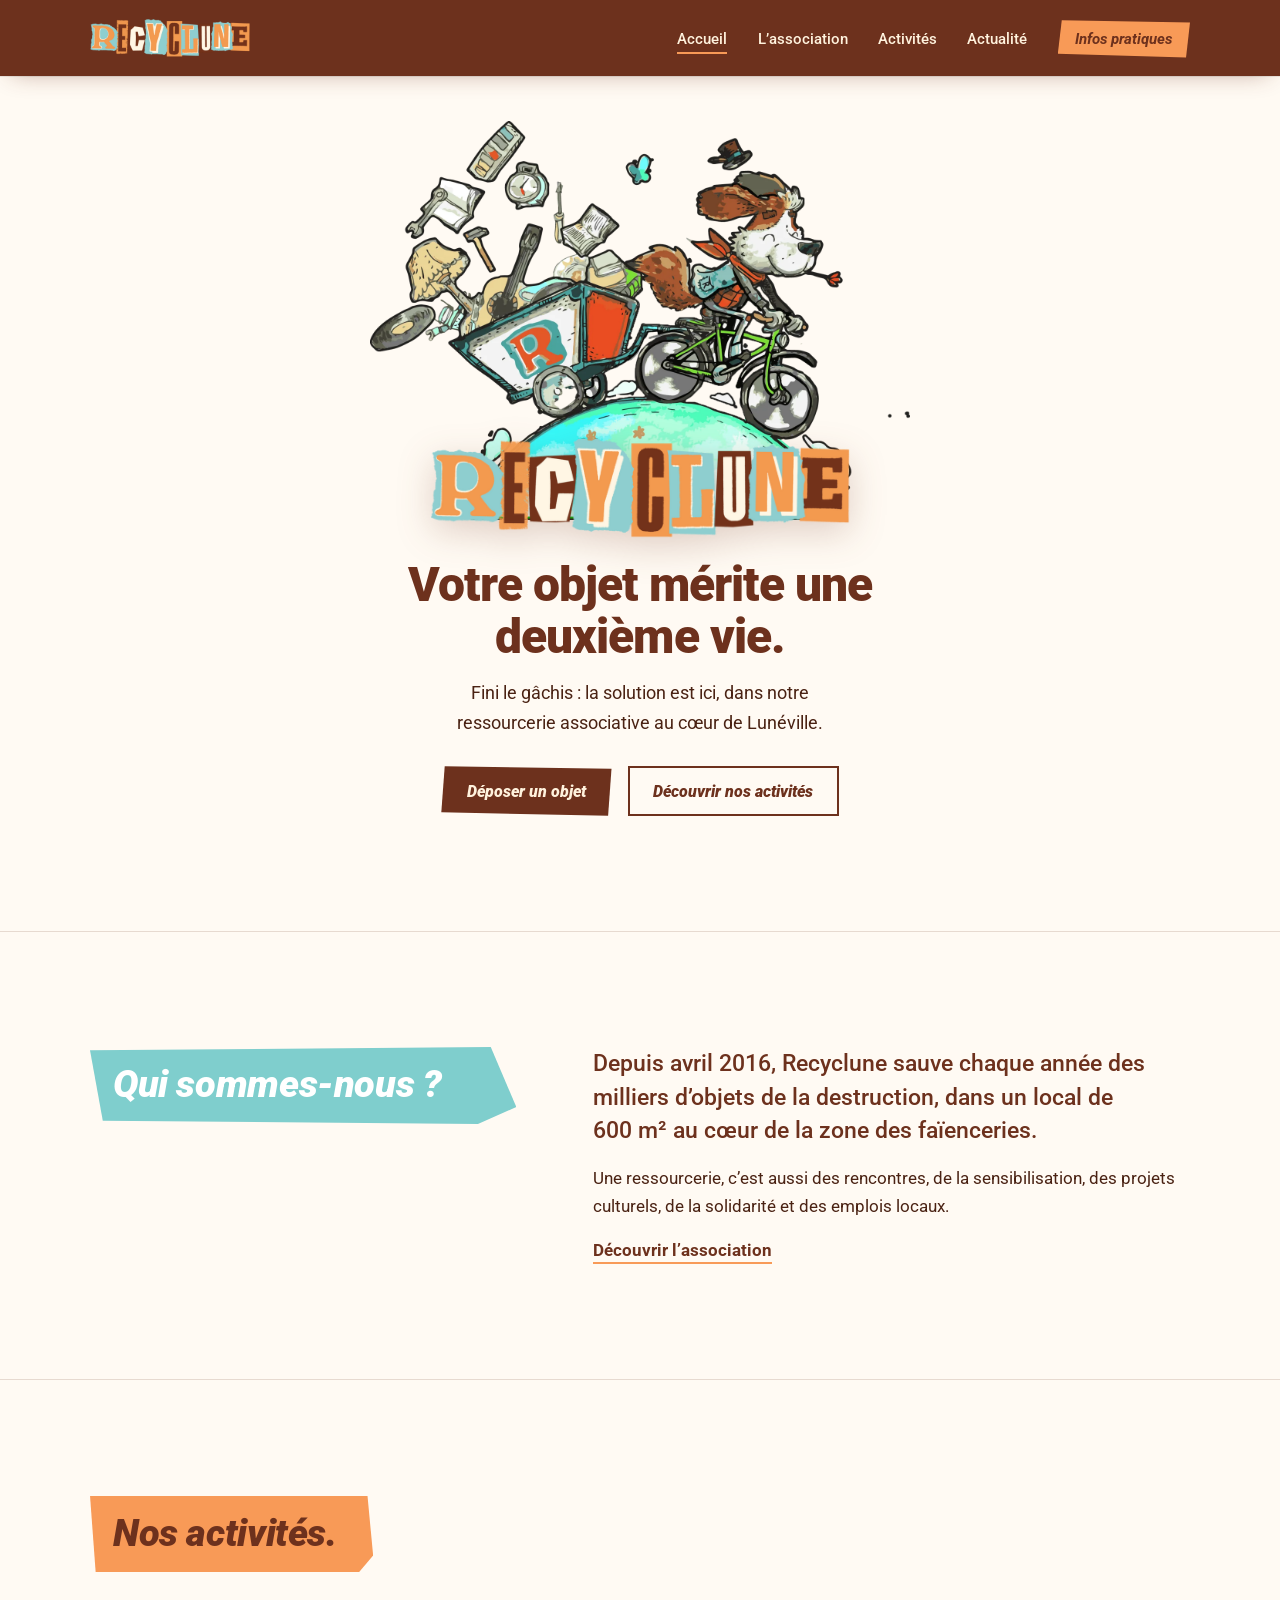
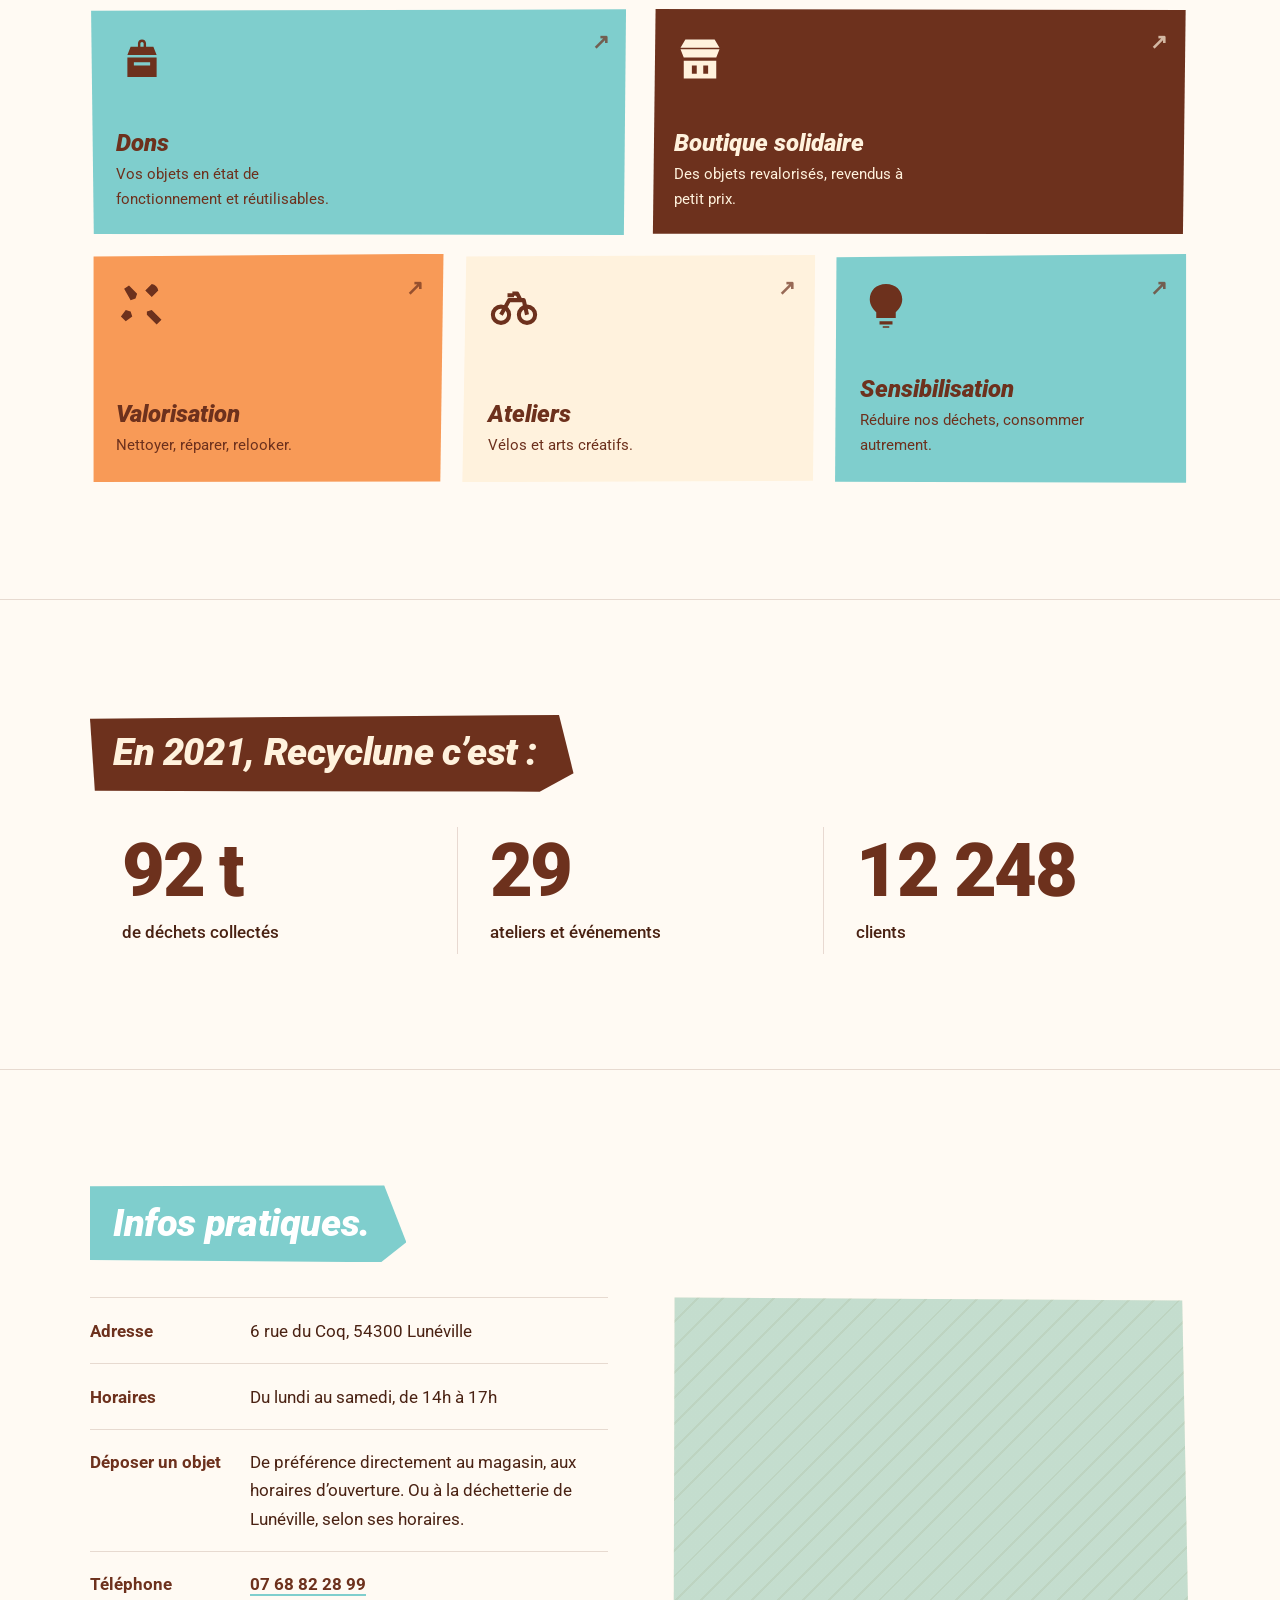
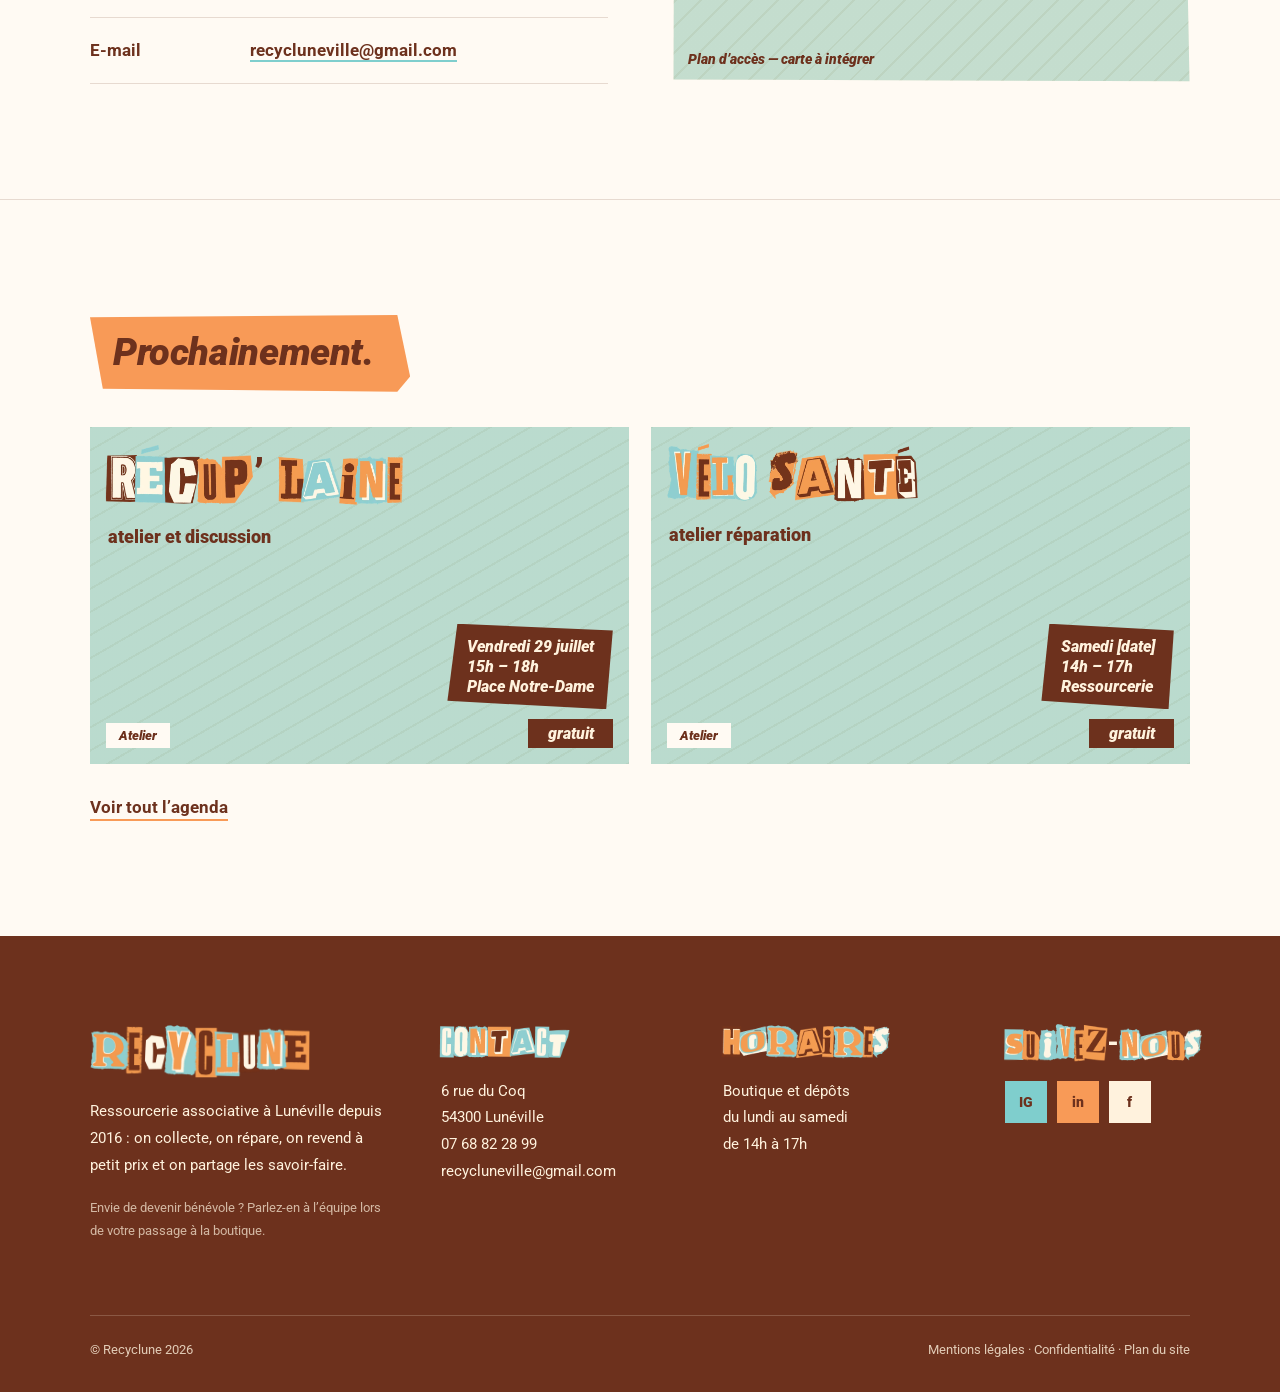
<file: index.html>
<!DOCTYPE html>
<html lang="fr">
<head>
<meta charset="UTF-8">
<meta name="viewport" content="width=device-width, initial-scale=1">
<title>Accueil — Recyclune, ressourcerie de Lunéville</title>
<meta name="description" content="Recyclune, ressourcerie associative à Lunéville : dons d’objets, boutique solidaire, ateliers et sensibilisation.">
<meta name="theme-color" content="#6d311d">
<link rel="icon" type="image/png" href="images/favicon.png">
<link rel="apple-touch-icon" href="images/apple-touch-icon.png">
<link rel="preconnect" href="https://fonts.googleapis.com">
<link rel="preconnect" href="https://fonts.gstatic.com" crossorigin>
<link rel="stylesheet" href="https://fonts.googleapis.com/css2?family=Roboto:ital,wght@0,400;0,500;0,700;0,900;1,900&display=swap">
<link rel="stylesheet" href="css/style.css">
<script src="js/alphabet.js" defer></script>
<script src="js/main.js" defer></script>
</head>
<body>
<header class="top"><div class="wrap">
<a class="logo" href="index.html"><img src="images/logo-recyclune.png" alt="Recyclune, retour à l’accueil"></a>
<nav id="nav" aria-label="Navigation principale"><ul><li><a href="index.html" aria-current="page">Accueil</a></li><li><a href="association.html">L’association</a></li><li><a href="activites.html">Activités</a></li><li><a href="actualite.html">Actualité</a></li><li><a class="cta" href="index.html#infos">Infos pratiques</a></li></ul></nav>
<button class="burger" aria-expanded="false" aria-controls="nav" aria-label="Ouvrir le menu"><span></span><span></span><span></span></button>
</div></header><main>
<section class="hero"><div class="wrap">
 <div class="stage">
  <img class="illu" src="images/illustration.webp" alt="" width="1400" height="1036">
  <img class="logo-big" src="images/logo-recyclune.png" alt="Recyclune">
 </div>
 <h1>Votre objet mérite une deuxième vie.</h1>
 <p>Fini le gâchis&nbsp;: la solution est ici, dans notre ressourcerie associative au cœur de Lunéville.</p>
 <div class="actions"><a class="btn" href="#infos">Déposer un objet</a><a class="btn ghost" href="activites.html">Découvrir nos activités</a></div>
</div></section>

<section class="sec"><div class="wrap split">
 <h2 class="t">Qui sommes-nous&nbsp;?</h2>
 <div class="prose"><p class="lead">Depuis avril 2016, Recyclune sauve chaque année des milliers d’objets de la destruction, dans un local de 600&nbsp;m² au cœur de la zone des faïenceries.</p>
 <p>Une ressourcerie, c’est aussi des rencontres, de la sensibilisation, des projets culturels, de la solidarité et des emplois locaux.</p>
 <p class="more"><a class="link" href="association.html">Découvrir l’association</a></p></div>
</div></section>

<section class="sec"><div class="wrap">
 <h2 class="t or">Nos activités.</h2>
 <div class="bento"><a class="tile c-turq w3" href="activites.html#dons"><svg viewBox="0 0 64 64" fill="currentColor" aria-hidden="true"><path d="M32 8c-3 0-5 2-5 5v4h-9l-4 10h36l-4-10h-9v-4c0-3-2-5-5-5zm-2 5c0-1 1-2 2-2s2 1 2 2v4h-4zM14 30v24h36V30zm8 6h20v4H22z"/></svg><span class="go" aria-hidden="true">↗</span><div><h3>Dons</h3><p>Vos objets en état de fonctionnement et réutilisables.</p></div></a><a class="tile c-br w3" href="activites.html#boutique"><svg viewBox="0 0 64 64" fill="currentColor" aria-hidden="true"><path d="M8 20h48l-4 10H12zm4 14h40v22H12zm10 6v10h6V40zm14 0v10h6V40zM14 8h36l6 10H8z"/></svg><span class="go" aria-hidden="true">↗</span><div><h3>Boutique solidaire</h3><p>Des objets revalorisés, revendus à petit prix.</p></div></a><a class="tile c-or " href="activites.html#valorisation"><svg viewBox="0 0 64 64" fill="currentColor" aria-hidden="true"><path d="M44 6l-8 8 4 4-22 22-6-2-6 8 6 6 8-6-2-6 22-22 4 4 8-8a10 10 0 0 0-8-8zM10 12l6-4 10 10-2 6-6 2zM38 40l6-2 12 12-6 6-12-12z"/></svg><span class="go" aria-hidden="true">↗</span><div><h3>Valorisation</h3><p>Nettoyer, réparer, relooker.</p></div></a><a class="tile c-cr " href="activites.html#ateliers"><svg viewBox="0 0 64 64" fill="currentColor" aria-hidden="true"><g fill="none" stroke="currentColor" stroke-width="5" stroke-linejoin="round"><circle cx="16" cy="44" r="10"/><circle cx="48" cy="44" r="10"/><path d="M16 44l10-18h18l4 18M24 20h8M40 26l-4-8h-6"/></g></svg><span class="go" aria-hidden="true">↗</span><div><h3>Ateliers</h3><p>Vélos et arts créatifs.</p></div></a><a class="tile c-turq " href="activites.html#sensibilisation"><svg viewBox="0 0 64 64" fill="currentColor" aria-hidden="true"><path d="M32 6C20 6 12 14 12 25c0 7 4 12 8 16v7h24v-7c4-4 8-9 8-16C52 14 44 6 32 6zm-8 46h16v4H24zm4 6h8v2h-8z"/></svg><span class="go" aria-hidden="true">↗</span><div><h3>Sensibilisation</h3><p>Réduire nos déchets, consommer autrement.</p></div></a></div>
</div></section>

<section class="sec"><div class="wrap">
 <h2 class="t br">En 2021, Recyclune c’est&nbsp;:</h2>
 <div class="stats"><div><strong>92&nbsp;t</strong><span>de déchets collectés</span></div><div><strong>29</strong><span>ateliers et événements</span></div><div><strong>12&nbsp;248</strong><span>clients</span></div></div>
</div></section>

<section class="sec" id="infos"><div class="wrap">
 <h2 class="t">Infos pratiques.</h2>
 <div class="infos">
  <dl class="dl">
   <div><dt>Adresse</dt><dd>6 rue du Coq, 54300 Lunéville</dd></div>
   <div><dt>Horaires</dt><dd>Du lundi au samedi, de 14h à 17h</dd></div>
   <div><dt>Déposer un objet</dt><dd>De préférence directement au magasin, aux horaires d’ouverture. Ou à la déchetterie de Lunéville, selon ses horaires.</dd></div>
   <div><dt>Téléphone</dt><dd><a href="tel:+33768822899">07 68 82 28 99</a></dd></div>
   <div><dt>E-mail</dt><dd><a href="mailto:recycluneville@gmail.com">recycluneville@gmail.com</a></dd></div>
  </dl>
  <div class="ph map">Plan d’accès — carte à intégrer</div>
 </div>
</div></section>

<section class="sec"><div class="wrap">
 <h2 class="t or">Prochainement.</h2>
 <div class="events">
  <article class="event"><div class="ev-head"><h3 class="ev-title cut" data-cut="Récup’ laine"></h3><p class="ev-sub">atelier et discussion</p></div><p class="ev-info">Vendredi 29 juillet<br>15h – 18h<br>Place Notre-Dame</p><p class="ev-price">gratuit</p><p class="ev-kind">Atelier</p></article>
  <article class="event"><div class="ev-head"><h3 class="ev-title cut" data-cut="Vélo santé"></h3><p class="ev-sub">atelier réparation</p></div><p class="ev-info">Samedi [date]<br>14h – 17h<br>Ressourcerie</p><p class="ev-price">gratuit</p><p class="ev-kind">Atelier</p></article>
 </div>
 <p class="more"><a class="link" href="actualite.html">Voir tout l’agenda</a></p>
</div></section>
</main><footer><div class="wrap">
<div class="fgrid">
 <div><img class="flogo" src="images/logo-recyclune.png" alt="Recyclune"><p>Ressourcerie associative à Lunéville depuis 2016&nbsp;: on collecte, on répare, on revend à petit prix et on partage les savoir-faire.</p><p class="fbene">Envie de devenir bénévole&nbsp;? Parlez-en à l’équipe lors de votre passage à la boutique.</p></div>
 <div><h2 class="cut" data-cut="Contact"></h2><address>6 rue du Coq<br>54300 Lunéville<br><a href="tel:+33768822899">07 68 82 28 99</a><br><a href="mailto:recycluneville@gmail.com">recycluneville@gmail.com</a></address></div>
 <div><h2 class="cut" data-cut="Horaires"></h2><p>Boutique et dépôts<br>du lundi au samedi<br>de 14h à 17h</p></div>
 <div><h2 class="cut" data-cut="Suivez-nous"></h2><div class="socials"><a href="#" aria-label="Instagram">IG</a><a href="#" aria-label="LinkedIn">in</a><a href="#" aria-label="Facebook">f</a></div></div>
</div>
<div class="fbottom"><span>© Recyclune 2026</span><span><a href="#">Mentions légales</a> · <a href="#">Confidentialité</a> · <a href="#">Plan du site</a></span></div>
</div></footer>
</body>
</html>
</file>
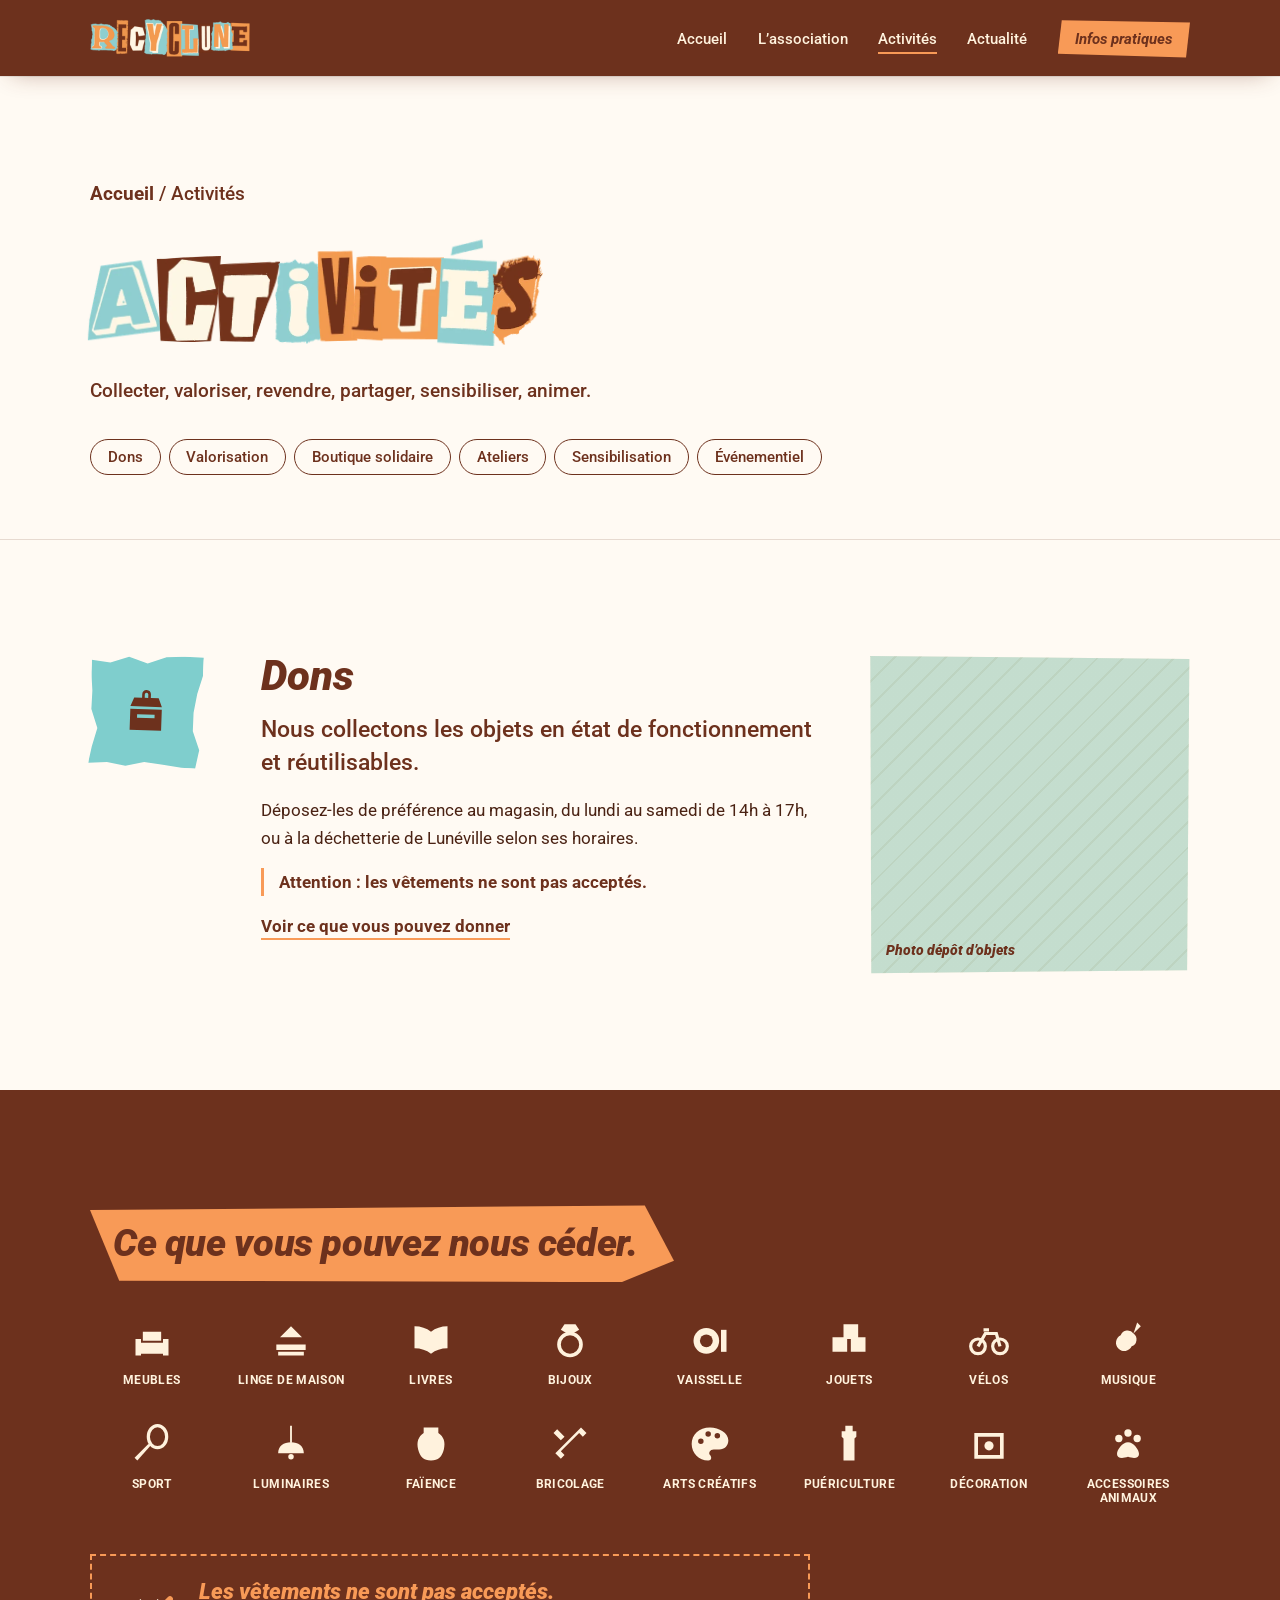
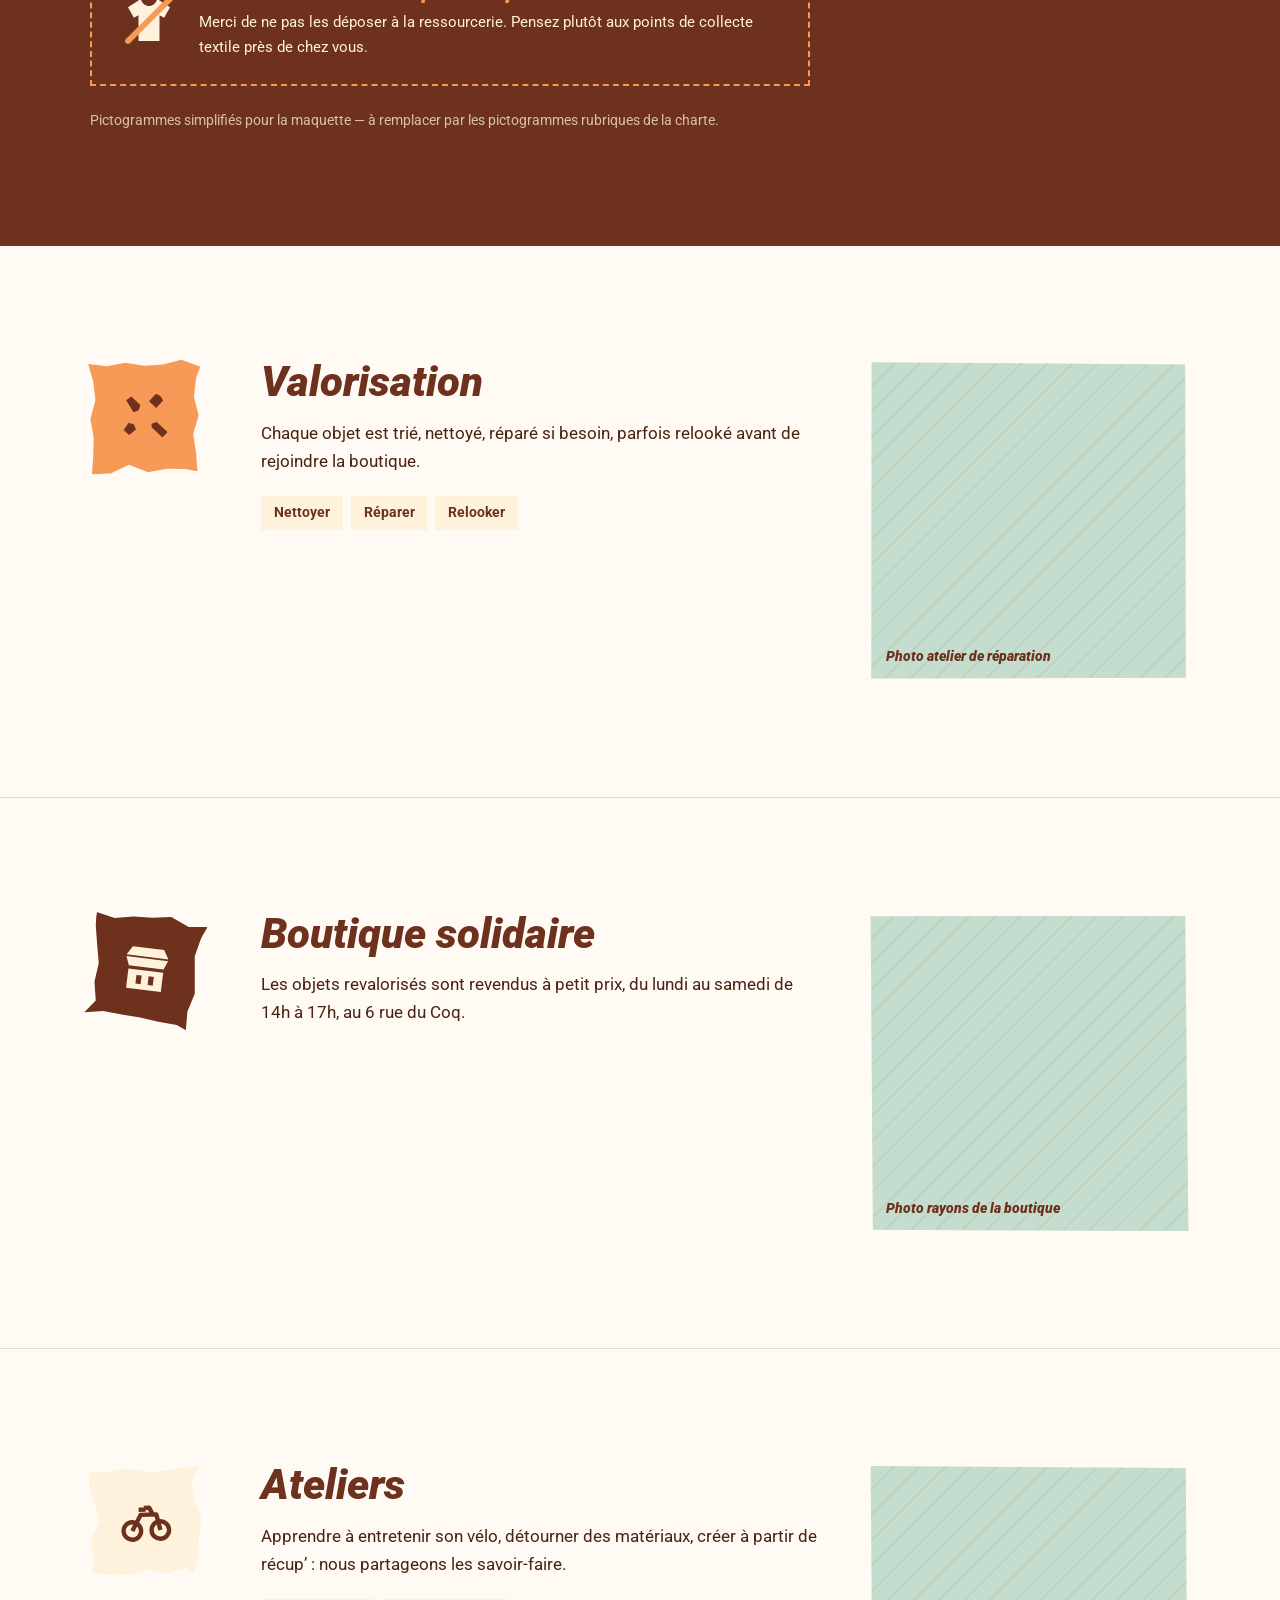
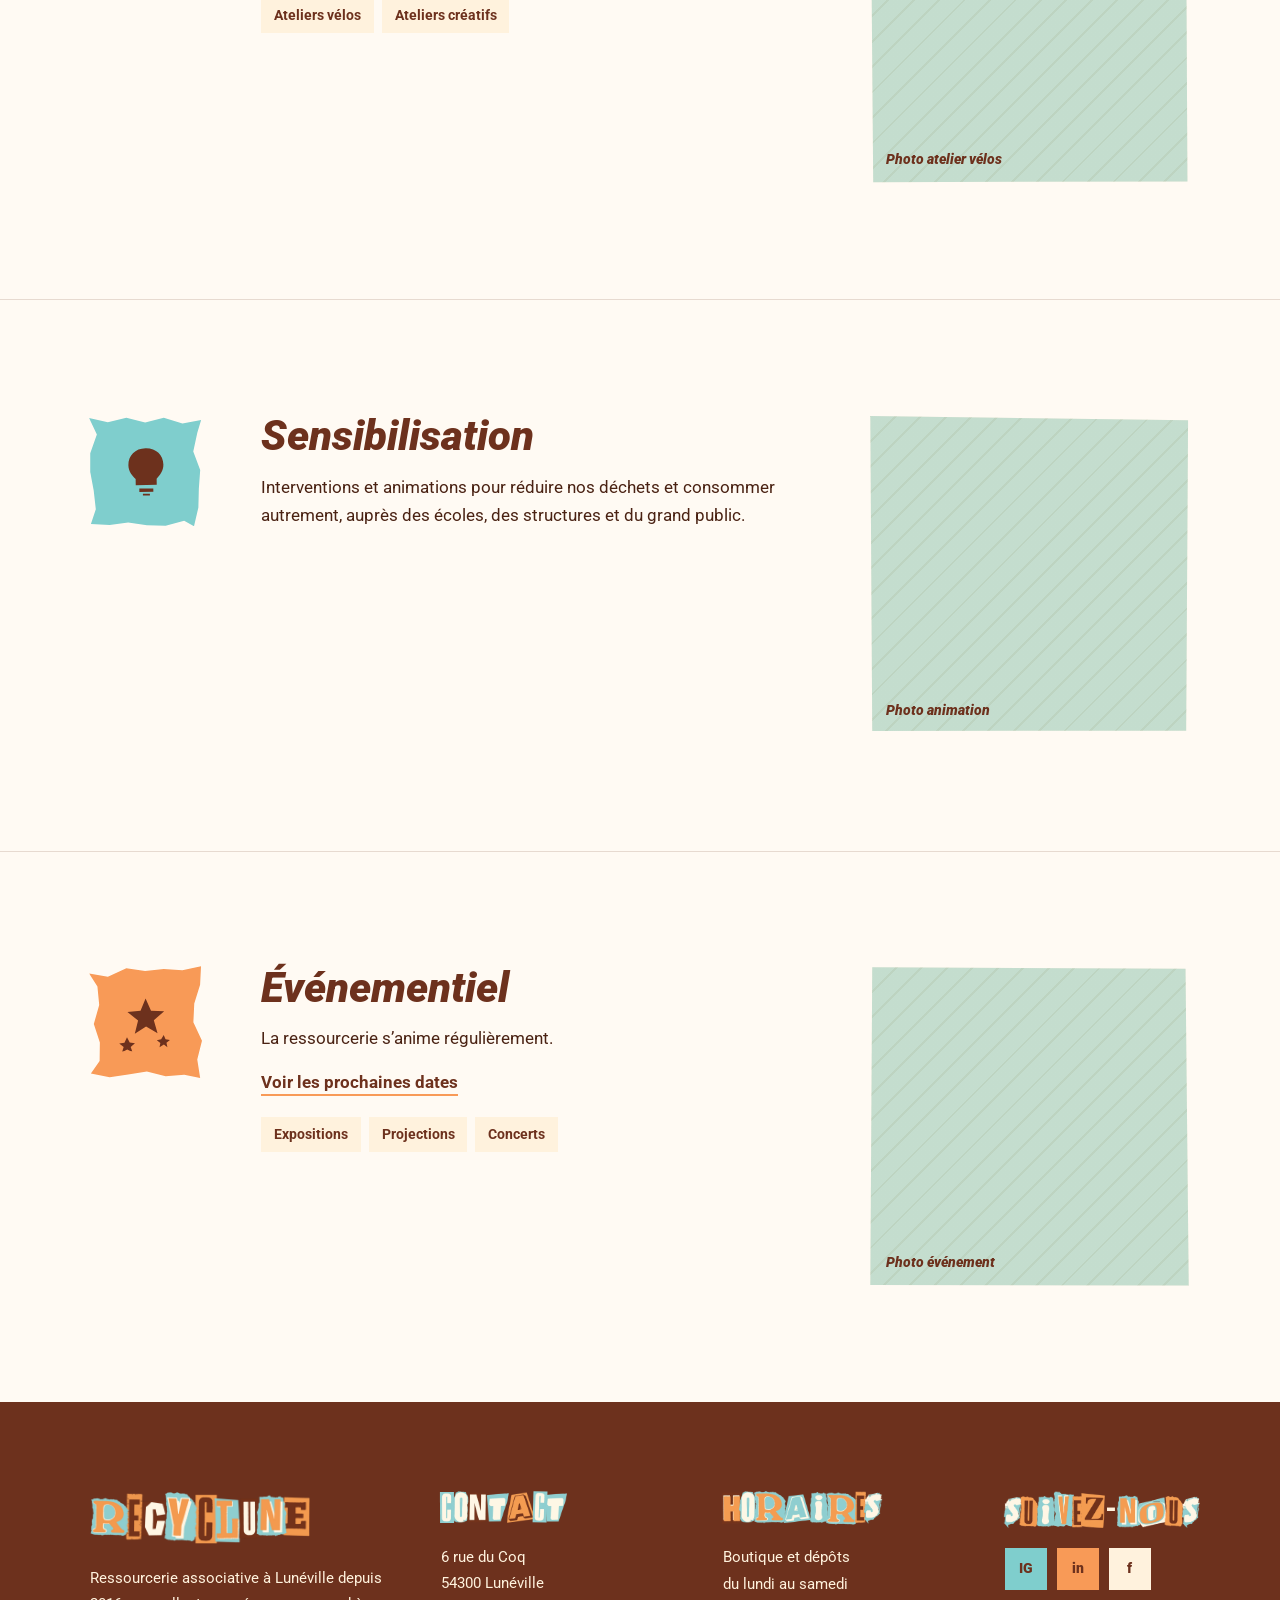
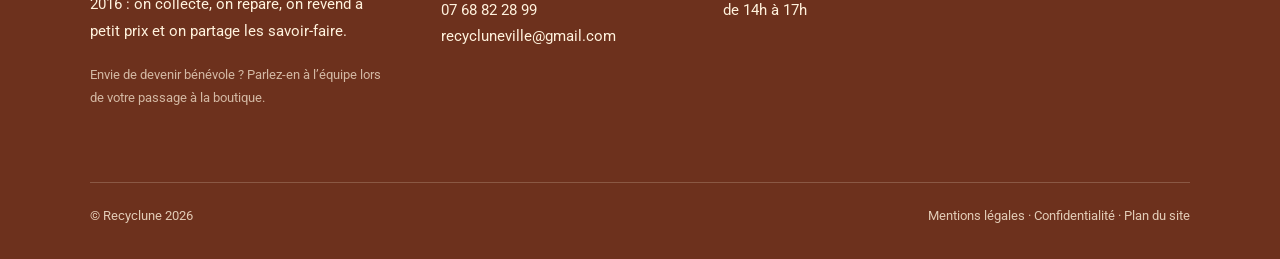
<file: activites.html>
<!DOCTYPE html>
<html lang="fr">
<head>
<meta charset="UTF-8">
<meta name="viewport" content="width=device-width, initial-scale=1">
<title>Activités — Recyclune, ressourcerie de Lunéville</title>
<meta name="description" content="Dons, valorisation, boutique solidaire, ateliers, sensibilisation et événements à la ressourcerie Recyclune.">
<meta name="theme-color" content="#6d311d">
<link rel="icon" type="image/png" href="images/favicon.png">
<link rel="apple-touch-icon" href="images/apple-touch-icon.png">
<link rel="preconnect" href="https://fonts.googleapis.com">
<link rel="preconnect" href="https://fonts.gstatic.com" crossorigin>
<link rel="stylesheet" href="https://fonts.googleapis.com/css2?family=Roboto:ital,wght@0,400;0,500;0,700;0,900;1,900&display=swap">
<link rel="stylesheet" href="css/style.css">
<script src="js/alphabet.js" defer></script>
<script src="js/main.js" defer></script>
</head>
<body>
<header class="top"><div class="wrap">
<a class="logo" href="index.html"><img src="images/logo-recyclune.png" alt="Recyclune, retour à l’accueil"></a>
<nav id="nav" aria-label="Navigation principale"><ul><li><a href="index.html">Accueil</a></li><li><a href="association.html">L’association</a></li><li><a href="activites.html" aria-current="page">Activités</a></li><li><a href="actualite.html">Actualité</a></li><li><a class="cta" href="index.html#infos">Infos pratiques</a></li></ul></nav>
<button class="burger" aria-expanded="false" aria-controls="nav" aria-label="Ouvrir le menu"><span></span><span></span><span></span></button>
</div></header><main><div class="phero"><div class="wrap"><p class="crumb"><a href="index.html">Accueil</a> / Activités</p>
<h1 class="cut" data-cut="Activités"></h1><p>Collecter, valoriser, revendre, partager, sensibiliser, animer.</p><div class="chips"><a href="activites.html#dons">Dons</a><a href="activites.html#valorisation">Valorisation</a><a href="activites.html#boutique">Boutique solidaire</a><a href="activites.html#ateliers">Ateliers</a><a href="activites.html#sensibilisation">Sensibilisation</a><a href="activites.html#evenementiel">Événementiel</a></div></div></div><section class="sec" id="dons"><div class="wrap act"><div class="blob c-turq" data-torn><svg viewBox="0 0 64 64" fill="currentColor" aria-hidden="true"><path d="M32 8c-3 0-5 2-5 5v4h-9l-4 10h36l-4-10h-9v-4c0-3-2-5-5-5zm-2 5c0-1 1-2 2-2s2 1 2 2v4h-4zM14 30v24h36V30zm8 6h20v4H22z"/></svg></div><div class="prose"><h2>Dons</h2><p class='lead'>Nous collectons les objets en état de fonctionnement et réutilisables.</p><p>Déposez-les de préférence au magasin, du lundi au samedi de 14h à 17h, ou à la déchetterie de Lunéville selon ses horaires.</p><p class='refus-inline'>Attention&nbsp;: les vêtements ne sont pas acceptés.</p><p class='more'><a class='link' href='activites.html#dons-liste'>Voir ce que vous pouvez donner</a></p></div><div class="ph sq">Photo dépôt d’objets</div></div></section><section class="band" id="dons-liste"><div class="wrap"><h2 class="t or">Ce que vous pouvez nous céder.</h2><div class="rayons" id="rayons"></div>
 <div class="refus"><svg viewBox="0 0 48 48" aria-hidden="true"><path d="M17 6l-11 7 5 9 4-2v22h18V20l4 2 5-9-11-7c-1 4-4 6-7 6s-6-2-7-6z" fill="currentColor"/><path d="M6 42L42 6" stroke="#f89a57" stroke-width="5" stroke-linecap="round"/></svg><div><h3>Les vêtements ne sont pas acceptés.</h3><p>Merci de ne pas les déposer à la ressourcerie. Pensez plutôt aux points de collecte textile près de chez vous.</p></div></div>
 <p class="note">Pictogrammes simplifiés pour la maquette — à remplacer par les pictogrammes rubriques de la charte.</p></div></section><section class="sec flush" id="valorisation"><div class="wrap act"><div class="blob c-or" data-torn><svg viewBox="0 0 64 64" fill="currentColor" aria-hidden="true"><path d="M44 6l-8 8 4 4-22 22-6-2-6 8 6 6 8-6-2-6 22-22 4 4 8-8a10 10 0 0 0-8-8zM10 12l6-4 10 10-2 6-6 2zM38 40l6-2 12 12-6 6-12-12z"/></svg></div><div class="prose"><h2>Valorisation</h2><p>Chaque objet est trié, nettoyé, réparé si besoin, parfois relooké avant de rejoindre la boutique.</p><div class="tags"><span>Nettoyer</span><span>Réparer</span><span>Relooker</span></div></div><div class="ph sq">Photo atelier de réparation</div></div></section><section class="sec" id="boutique"><div class="wrap act"><div class="blob c-br" data-torn><svg viewBox="0 0 64 64" fill="currentColor" aria-hidden="true"><path d="M8 20h48l-4 10H12zm4 14h40v22H12zm10 6v10h6V40zm14 0v10h6V40zM14 8h36l6 10H8z"/></svg></div><div class="prose"><h2>Boutique solidaire</h2><p>Les objets revalorisés sont revendus à petit prix, du lundi au samedi de 14h à 17h, au 6 rue du Coq.</p></div><div class="ph sq">Photo rayons de la boutique</div></div></section><section class="sec" id="ateliers"><div class="wrap act"><div class="blob c-cr" data-torn><svg viewBox="0 0 64 64" fill="currentColor" aria-hidden="true"><g fill="none" stroke="currentColor" stroke-width="5" stroke-linejoin="round"><circle cx="16" cy="44" r="10"/><circle cx="48" cy="44" r="10"/><path d="M16 44l10-18h18l4 18M24 20h8M40 26l-4-8h-6"/></g></svg></div><div class="prose"><h2>Ateliers</h2><p>Apprendre à entretenir son vélo, détourner des matériaux, créer à partir de récup’&nbsp;: nous partageons les savoir-faire.</p><div class="tags"><span>Ateliers vélos</span><span>Ateliers créatifs</span></div></div><div class="ph sq">Photo atelier vélos</div></div></section><section class="sec" id="sensibilisation"><div class="wrap act"><div class="blob c-turq" data-torn><svg viewBox="0 0 64 64" fill="currentColor" aria-hidden="true"><path d="M32 6C20 6 12 14 12 25c0 7 4 12 8 16v7h24v-7c4-4 8-9 8-16C52 14 44 6 32 6zm-8 46h16v4H24zm4 6h8v2h-8z"/></svg></div><div class="prose"><h2>Sensibilisation</h2><p>Interventions et animations pour réduire nos déchets et consommer autrement, auprès des écoles, des structures et du grand public.</p></div><div class="ph sq">Photo animation</div></div></section><section class="sec" id="evenementiel"><div class="wrap act"><div class="blob c-or" data-torn><svg viewBox="0 0 64 64" fill="currentColor" aria-hidden="true"><path d="M32 4l6 14 15 1-12 10 4 15-13-8-13 8 4-15L11 19l15-1zM10 48l3 6 6 1-5 4 2 6-6-3-6 3 2-6-5-4 6-1zM52 46l2 5 5 1-4 3 1 5-4-3-5 3 1-5-4-3 5-1z"/></svg></div><div class="prose"><h2>Événementiel</h2><p>La ressourcerie s’anime régulièrement.</p><p class='more'><a class='link' href='actualite.html'>Voir les prochaines dates</a></p><div class="tags"><span>Expositions</span><span>Projections</span><span>Concerts</span></div></div><div class="ph sq">Photo événement</div></div></section></main><footer><div class="wrap">
<div class="fgrid">
 <div><img class="flogo" src="images/logo-recyclune.png" alt="Recyclune"><p>Ressourcerie associative à Lunéville depuis 2016&nbsp;: on collecte, on répare, on revend à petit prix et on partage les savoir-faire.</p><p class="fbene">Envie de devenir bénévole&nbsp;? Parlez-en à l’équipe lors de votre passage à la boutique.</p></div>
 <div><h2 class="cut" data-cut="Contact"></h2><address>6 rue du Coq<br>54300 Lunéville<br><a href="tel:+33768822899">07 68 82 28 99</a><br><a href="mailto:recycluneville@gmail.com">recycluneville@gmail.com</a></address></div>
 <div><h2 class="cut" data-cut="Horaires"></h2><p>Boutique et dépôts<br>du lundi au samedi<br>de 14h à 17h</p></div>
 <div><h2 class="cut" data-cut="Suivez-nous"></h2><div class="socials"><a href="#" aria-label="Instagram">IG</a><a href="#" aria-label="LinkedIn">in</a><a href="#" aria-label="Facebook">f</a></div></div>
</div>
<div class="fbottom"><span>© Recyclune 2026</span><span><a href="#">Mentions légales</a> · <a href="#">Confidentialité</a> · <a href="#">Plan du site</a></span></div>
</div></footer>
</body>
</html>
</file>
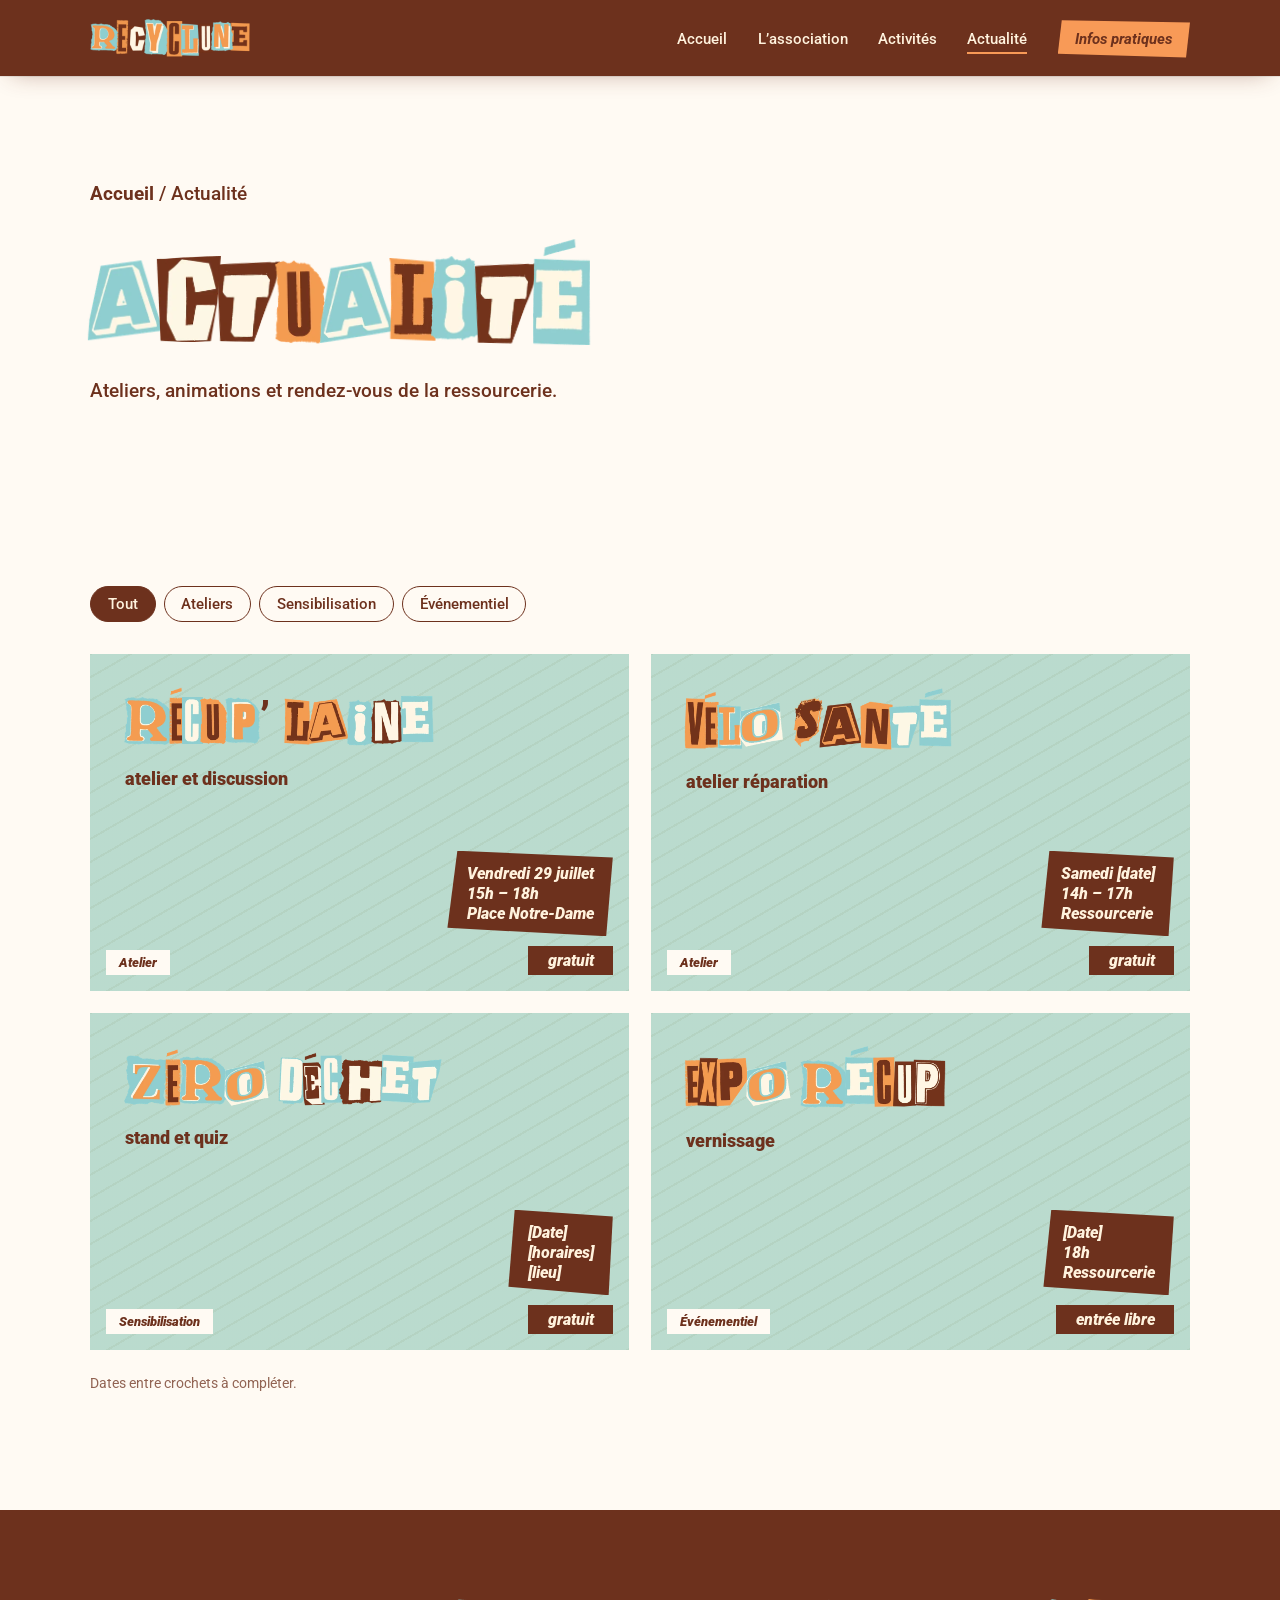
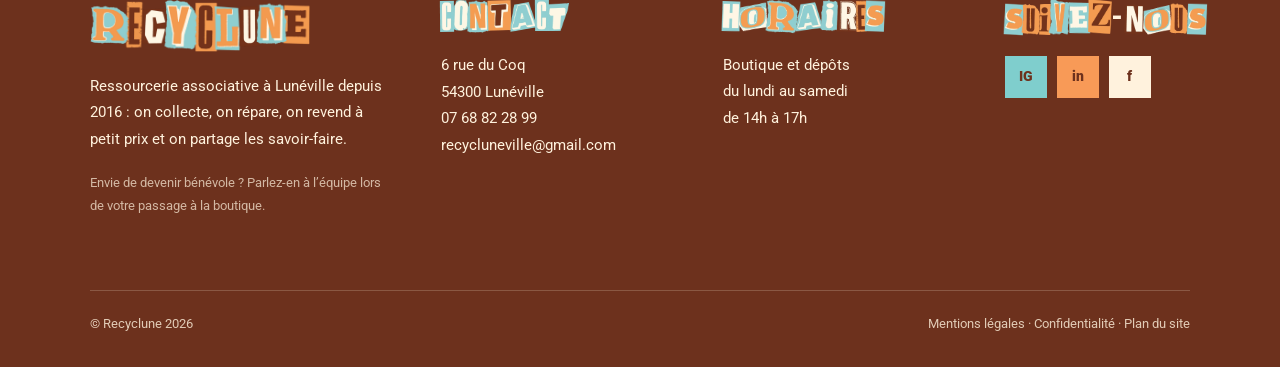
<file: actualite.html>
<!DOCTYPE html>
<html lang="fr">
<head>
<meta charset="UTF-8">
<meta name="viewport" content="width=device-width, initial-scale=1">
<title>Actualité — Recyclune, ressourcerie de Lunéville</title>
<meta name="description" content="L’agenda de Recyclune : ateliers, animations et rendez-vous de la ressourcerie.">
<meta name="theme-color" content="#6d311d">
<link rel="icon" type="image/png" href="images/favicon.png">
<link rel="apple-touch-icon" href="images/apple-touch-icon.png">
<link rel="preconnect" href="https://fonts.googleapis.com">
<link rel="preconnect" href="https://fonts.gstatic.com" crossorigin>
<link rel="stylesheet" href="https://fonts.googleapis.com/css2?family=Roboto:ital,wght@0,400;0,500;0,700;0,900;1,900&display=swap">
<link rel="stylesheet" href="css/style.css">
<script src="js/alphabet.js" defer></script>
<script src="js/main.js" defer></script>
</head>
<body>
<header class="top"><div class="wrap">
<a class="logo" href="index.html"><img src="images/logo-recyclune.png" alt="Recyclune, retour à l’accueil"></a>
<nav id="nav" aria-label="Navigation principale"><ul><li><a href="index.html">Accueil</a></li><li><a href="association.html">L’association</a></li><li><a href="activites.html">Activités</a></li><li><a href="actualite.html" aria-current="page">Actualité</a></li><li><a class="cta" href="index.html#infos">Infos pratiques</a></li></ul></nav>
<button class="burger" aria-expanded="false" aria-controls="nav" aria-label="Ouvrir le menu"><span></span><span></span><span></span></button>
</div></header><main><div class="phero"><div class="wrap"><p class="crumb"><a href="index.html">Accueil</a> / Actualité</p>
<h1 class="cut" data-cut="Actualité"></h1><p>Ateliers, animations et rendez-vous de la ressourcerie.</p></div></div>
<section class="sec flush"><div class="wrap">
 <div class="filters" role="group" aria-label="Filtrer l’agenda"><button data-f="tout" aria-pressed="true">Tout</button><button data-f="atelier" aria-pressed="false">Ateliers</button><button data-f="sensi" aria-pressed="false">Sensibilisation</button><button data-f="event" aria-pressed="false">Événementiel</button></div>
 <div class="events"><article class="event" data-k="atelier"><div class="ev-head"><div class="ev-head"><h3 class="ev-title cut" data-cut="Récup’ laine"></h3><p class="ev-sub">atelier et discussion</p></div></div><p class="ev-info">Vendredi 29 juillet<br>15h – 18h<br>Place Notre-Dame</p><p class="ev-price">gratuit</p><p class="ev-kind">Atelier</p></article><article class="event" data-k="atelier"><div class="ev-head"><div class="ev-head"><h3 class="ev-title cut" data-cut="Vélo santé"></h3><p class="ev-sub">atelier réparation</p></div></div><p class="ev-info">Samedi [date]<br>14h – 17h<br>Ressourcerie</p><p class="ev-price">gratuit</p><p class="ev-kind">Atelier</p></article><article class="event" data-k="sensi"><div class="ev-head"><div class="ev-head"><h3 class="ev-title cut" data-cut="Zéro déchet"></h3><p class="ev-sub">stand et quiz</p></div></div><p class="ev-info">[Date]<br>[horaires]<br>[lieu]</p><p class="ev-price">gratuit</p><p class="ev-kind">Sensibilisation</p></article><article class="event" data-k="event"><div class="ev-head"><div class="ev-head"><h3 class="ev-title cut" data-cut="Expo récup"></h3><p class="ev-sub">vernissage</p></div></div><p class="ev-info">[Date]<br>18h<br>Ressourcerie</p><p class="ev-price">entrée libre</p><p class="ev-kind">Événementiel</p></article></div><p class="note">Dates entre crochets à compléter.</p></div></section></main><footer><div class="wrap">
<div class="fgrid">
 <div><img class="flogo" src="images/logo-recyclune.png" alt="Recyclune"><p>Ressourcerie associative à Lunéville depuis 2016&nbsp;: on collecte, on répare, on revend à petit prix et on partage les savoir-faire.</p><p class="fbene">Envie de devenir bénévole&nbsp;? Parlez-en à l’équipe lors de votre passage à la boutique.</p></div>
 <div><h2 class="cut" data-cut="Contact"></h2><address>6 rue du Coq<br>54300 Lunéville<br><a href="tel:+33768822899">07 68 82 28 99</a><br><a href="mailto:recycluneville@gmail.com">recycluneville@gmail.com</a></address></div>
 <div><h2 class="cut" data-cut="Horaires"></h2><p>Boutique et dépôts<br>du lundi au samedi<br>de 14h à 17h</p></div>
 <div><h2 class="cut" data-cut="Suivez-nous"></h2><div class="socials"><a href="#" aria-label="Instagram">IG</a><a href="#" aria-label="LinkedIn">in</a><a href="#" aria-label="Facebook">f</a></div></div>
</div>
<div class="fbottom"><span>© Recyclune 2026</span><span><a href="#">Mentions légales</a> · <a href="#">Confidentialité</a> · <a href="#">Plan du site</a></span></div>
</div></footer>
</body>
</html>
</file>
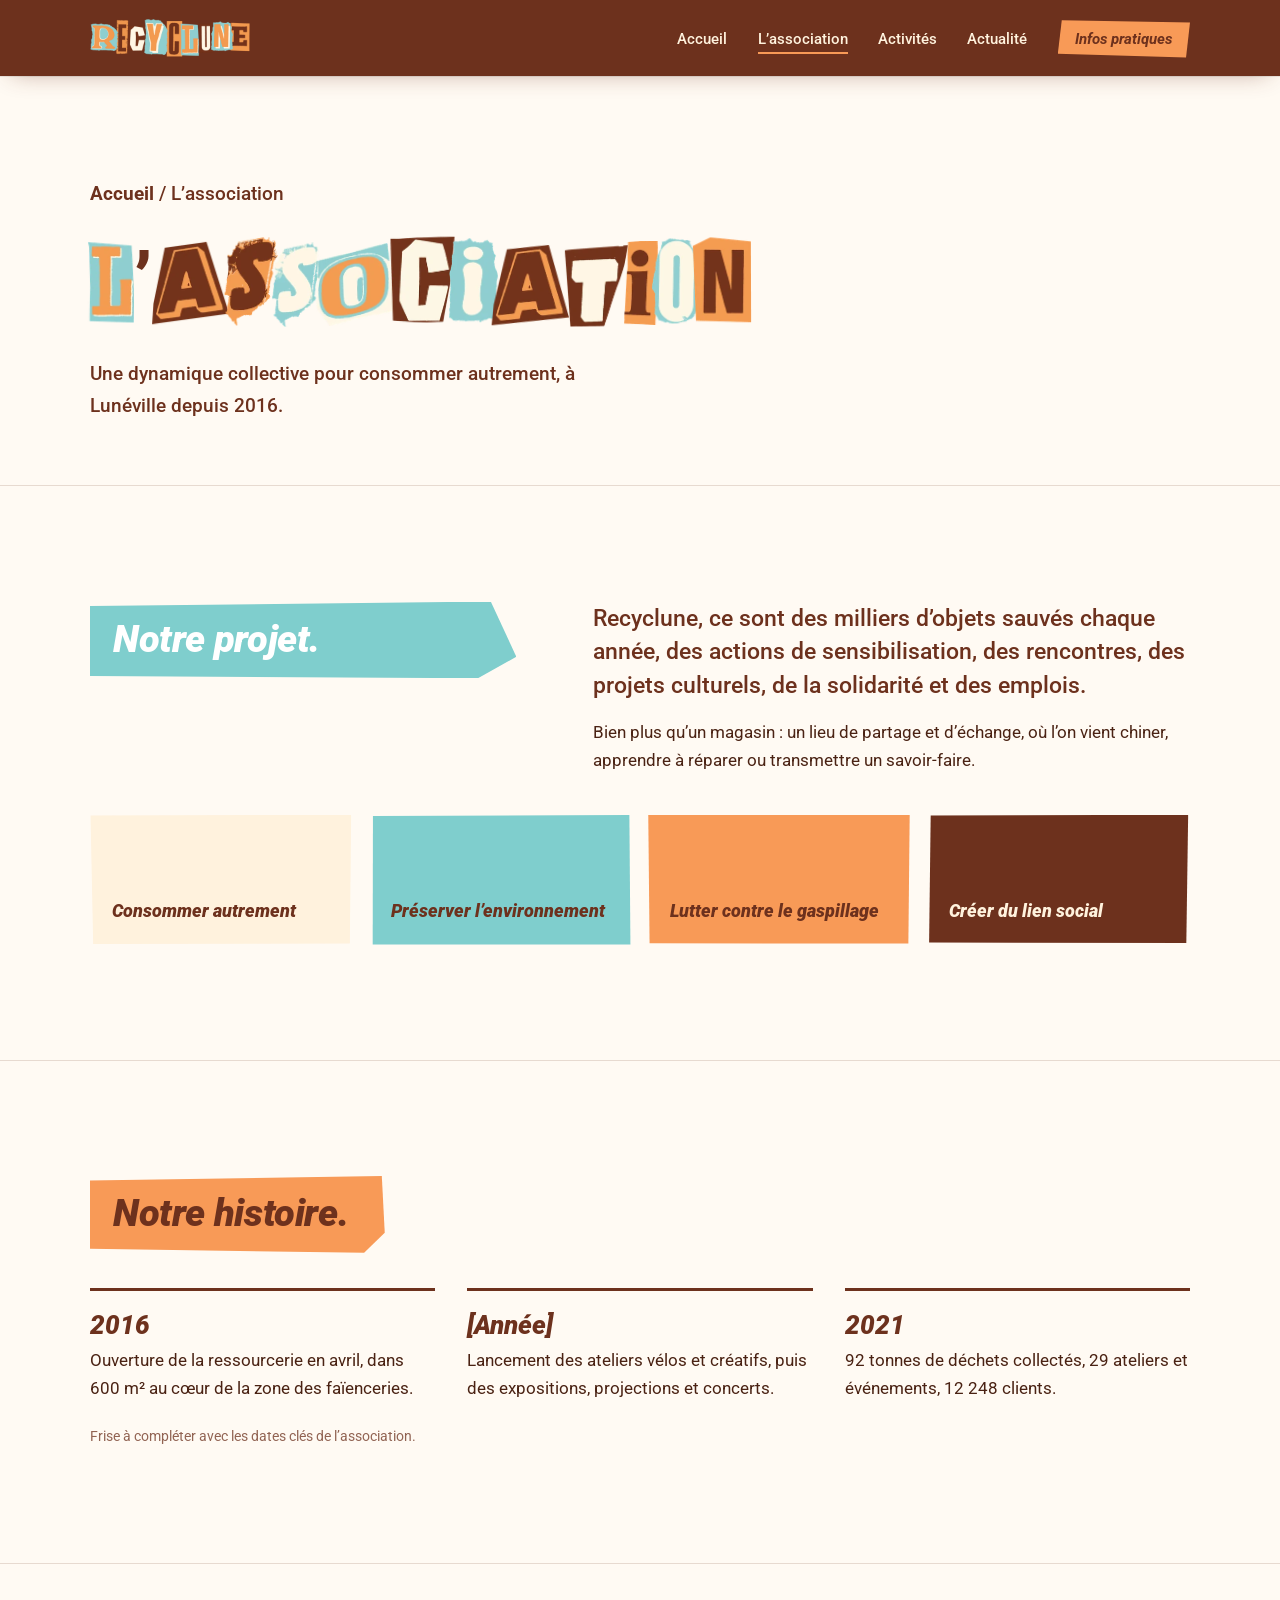
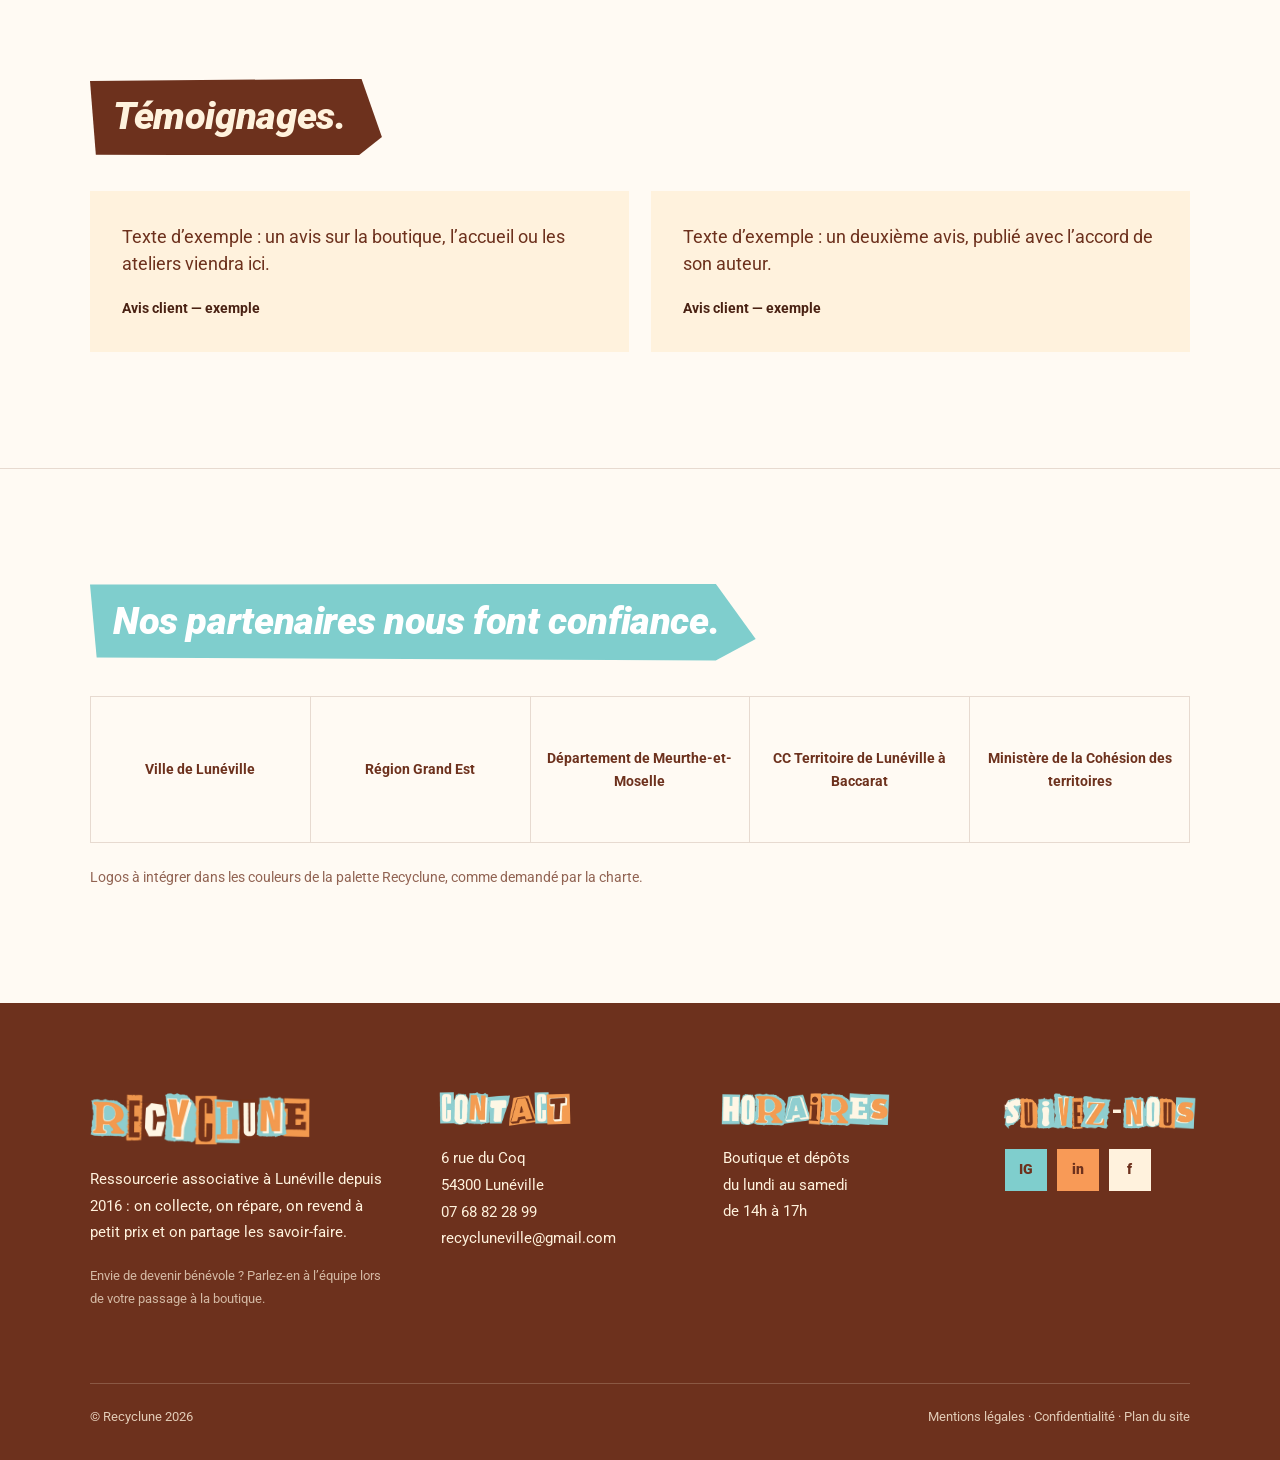
<file: association.html>
<!DOCTYPE html>
<html lang="fr">
<head>
<meta charset="UTF-8">
<meta name="viewport" content="width=device-width, initial-scale=1">
<title>L’association — Recyclune, ressourcerie de Lunéville</title>
<meta name="description" content="L’association Recyclune : notre projet, notre histoire et nos partenaires.">
<meta name="theme-color" content="#6d311d">
<link rel="icon" type="image/png" href="images/favicon.png">
<link rel="apple-touch-icon" href="images/apple-touch-icon.png">
<link rel="preconnect" href="https://fonts.googleapis.com">
<link rel="preconnect" href="https://fonts.gstatic.com" crossorigin>
<link rel="stylesheet" href="https://fonts.googleapis.com/css2?family=Roboto:ital,wght@0,400;0,500;0,700;0,900;1,900&display=swap">
<link rel="stylesheet" href="css/style.css">
<script src="js/alphabet.js" defer></script>
<script src="js/main.js" defer></script>
</head>
<body>
<header class="top"><div class="wrap">
<a class="logo" href="index.html"><img src="images/logo-recyclune.png" alt="Recyclune, retour à l’accueil"></a>
<nav id="nav" aria-label="Navigation principale"><ul><li><a href="index.html">Accueil</a></li><li><a href="association.html" aria-current="page">L’association</a></li><li><a href="activites.html">Activités</a></li><li><a href="actualite.html">Actualité</a></li><li><a class="cta" href="index.html#infos">Infos pratiques</a></li></ul></nav>
<button class="burger" aria-expanded="false" aria-controls="nav" aria-label="Ouvrir le menu"><span></span><span></span><span></span></button>
</div></header><main><div class="phero"><div class="wrap"><p class="crumb"><a href="index.html">Accueil</a> / L’association</p>
<h1 class="cut" data-cut="L’association"></h1><p>Une dynamique collective pour consommer autrement, à Lunéville depuis 2016.</p></div></div>
<section class="sec"><div class="wrap split">
 <h2 class="t">Notre projet.</h2>
 <div class="prose"><p class="lead">Recyclune, ce sont des milliers d’objets sauvés chaque année, des actions de sensibilisation, des rencontres, des projets culturels, de la solidarité et des emplois.</p>
 <p>Bien plus qu’un magasin&nbsp;: un lieu de partage et d’échange, où l’on vient chiner, apprendre à réparer ou transmettre un savoir-faire.</p></div>
</div>
<div class="wrap"><ul class="missions"><li>Consommer autrement</li><li>Préserver l’environnement</li><li>Lutter contre le gaspillage</li><li>Créer du lien social</li></ul></div>
</section>

<section class="sec"><div class="wrap">
 <h2 class="t or">Notre histoire.</h2>
 <ol class="timeline">
  <li><b>2016</b>Ouverture de la ressourcerie en avril, dans 600&nbsp;m² au cœur de la zone des faïenceries.</li>
  <li><b>[Année]</b>Lancement des ateliers vélos et créatifs, puis des expositions, projections et concerts.</li>
  <li><b>2021</b>92 tonnes de déchets collectés, 29 ateliers et événements, 12&nbsp;248 clients.</li>
 </ol>
 <p class="note">Frise à compléter avec les dates clés de l’association.</p>
</div></section>

<section class="sec"><div class="wrap">
 <h2 class="t br">Témoignages.</h2>
 <div class="quotes">
  <figure class="quote"><p>Texte d’exemple&nbsp;: un avis sur la boutique, l’accueil ou les ateliers viendra ici.</p><small>Avis client — exemple</small></figure>
  <figure class="quote"><p>Texte d’exemple&nbsp;: un deuxième avis, publié avec l’accord de son auteur.</p><small>Avis client — exemple</small></figure>
 </div>
</div></section>

<section class="sec"><div class="wrap">
 <h2 class="t">Nos partenaires nous font confiance.</h2>
 <div class="partners"><div class="partner">Ville de Lunéville</div><div class="partner">Région Grand Est</div><div class="partner">Département de Meurthe-et-Moselle</div><div class="partner">CC Territoire de Lunéville à Baccarat</div><div class="partner">Ministère de la Cohésion des territoires</div></div>
 <p class="note">Logos à intégrer dans les couleurs de la palette Recyclune, comme demandé par la charte.</p>
</div></section>
</main><footer><div class="wrap">
<div class="fgrid">
 <div><img class="flogo" src="images/logo-recyclune.png" alt="Recyclune"><p>Ressourcerie associative à Lunéville depuis 2016&nbsp;: on collecte, on répare, on revend à petit prix et on partage les savoir-faire.</p><p class="fbene">Envie de devenir bénévole&nbsp;? Parlez-en à l’équipe lors de votre passage à la boutique.</p></div>
 <div><h2 class="cut" data-cut="Contact"></h2><address>6 rue du Coq<br>54300 Lunéville<br><a href="tel:+33768822899">07 68 82 28 99</a><br><a href="mailto:recycluneville@gmail.com">recycluneville@gmail.com</a></address></div>
 <div><h2 class="cut" data-cut="Horaires"></h2><p>Boutique et dépôts<br>du lundi au samedi<br>de 14h à 17h</p></div>
 <div><h2 class="cut" data-cut="Suivez-nous"></h2><div class="socials"><a href="#" aria-label="Instagram">IG</a><a href="#" aria-label="LinkedIn">in</a><a href="#" aria-label="Facebook">f</a></div></div>
</div>
<div class="fbottom"><span>© Recyclune 2026</span><span><a href="#">Mentions légales</a> · <a href="#">Confidentialité</a> · <a href="#">Plan du site</a></span></div>
</div></footer>
</body>
</html>
</file>
<file: css/style.css>
/* Recyclune — feuille de style (charte graphique : 4 couleurs, Roboto, alphabet découpé) */
:root{
  --creme:#fff2dd; --brun:#6d311d; --turq:#7fcecd; --orange:#f89a57;
  --encre:#4a2213; --papier:#fffaf3; --filet:rgba(109,49,29,.16);
  --wrap:1180px; --gut:clamp(1.25rem,4vw,2.5rem); --sec:clamp(4.5rem,9vw,8rem);
}
*{box-sizing:border-box;margin:0;padding:0}
html{scroll-behavior:smooth;scroll-padding-top:90px}
@media (prefers-reduced-motion:reduce){html{scroll-behavior:auto}*{transition:none!important}}
body{font:400 1.0625rem/1.65 'Roboto',system-ui,sans-serif;color:var(--encre);background:var(--papier);-webkit-font-smoothing:antialiased}
img{max-width:100%;display:block}
a{color:inherit}
:focus-visible{outline:3px solid var(--orange);outline-offset:3px}
.wrap{max-width:var(--wrap);margin:0 auto;padding:0 var(--gut)}
.sr{position:absolute;width:1px;height:1px;overflow:hidden;clip:rect(0 0 0 0);white-space:nowrap}

/* En-tête */
.top{position:sticky;top:0;z-index:20;background:var(--brun);box-shadow:0 1px 0 rgba(0,0,0,.08),0 8px 24px -12px rgba(109,49,29,.45)}
.top .wrap{display:flex;align-items:center;gap:2rem;height:76px}
.top .logo{display:flex;align-items:center;gap:.7rem;text-decoration:none}
.top .logo img{height:38px;width:auto}
.top nav{margin-left:auto}
.top nav ul{display:flex;gap:1.9rem;list-style:none;align-items:center}
.top nav a{text-decoration:none;font-weight:500;font-size:.95rem;color:var(--creme);padding:.35rem 0;background:linear-gradient(var(--orange),var(--orange)) 0 100%/0 2px no-repeat;transition:background-size .25s}
.top nav a:hover,.top nav a[aria-current]{background-size:100% 2px}
.top nav a.cta{background:var(--orange);color:var(--brun);padding:.6rem 1.1rem;font-weight:700;font-style:italic;clip-path:polygon(3% 0,100% 6%,97% 100%,0 90%)}
.top nav a.cta:hover{background:var(--turq);color:var(--brun)}
.burger{display:none;margin-left:auto;background:none;border:0;width:44px;height:44px;cursor:pointer}
.burger span{display:block;height:2px;background:var(--creme);margin:6px 8px}

/* Boutons */
.btn{display:inline-flex;align-items:center;gap:.5rem;text-decoration:none;font:italic 900 1rem 'Roboto';padding:.95rem 1.6rem;background:var(--brun);color:var(--creme);clip-path:polygon(2% 0,100% 5%,98% 100%,0 93%);border:0;cursor:pointer;transition:background .2s,color .2s}
.btn:hover{background:var(--orange);color:var(--brun)}
.btn.ghost{background:transparent;color:var(--brun);box-shadow:inset 0 0 0 2px var(--brun);clip-path:none}
.btn.ghost:hover{background:var(--brun);color:var(--creme)}
.link{font-weight:700;color:var(--brun);text-decoration:none;border-bottom:2px solid var(--orange);padding-bottom:2px}
.link:hover{color:var(--orange)}

/* Accueil : hero */
.hero{padding:clamp(1.5rem,3.5vw,2.8rem) 0 var(--sec);text-align:center}
.hero .wrap{display:flex;flex-direction:column;align-items:center}
.stage{position:relative;width:min(540px,88%);display:grid;place-items:center}
.stage .illu{width:100%;height:auto;grid-area:1/1}
.stage .logo-big{grid-area:1/1;align-self:end;width:min(420px,84%);margin-bottom:-1.1rem;position:relative;filter:drop-shadow(0 10px 18px rgba(109,49,29,.22))}
.hero h1{font:900 clamp(1.9rem,3.8vw,3rem)/1.08 'Roboto';letter-spacing:-.02em;color:var(--brun);max-width:20ch;margin-top:2.4rem}
.hero p{font-size:1.12rem;margin-top:1rem;max-width:44ch}
.hero .actions{display:flex;flex-wrap:wrap;justify-content:center;gap:1rem;margin-top:1.8rem}

/* Visuels (emplacements photo, filtre bleu de la charte) */
.ph{position:relative;aspect-ratio:4/5;background:
  linear-gradient(rgba(127,206,205,.42),rgba(127,206,205,.42)),
  repeating-linear-gradient(135deg,#ead8b8 0 2px,#f6e8cf 2px 18px);
  display:flex;align-items:flex-end;padding:1rem;font:italic 900 .9rem 'Roboto';color:var(--brun)}
.ph.wide{aspect-ratio:16/10}
.ph.sq{aspect-ratio:1/1}

/* Sections */
.sec{padding:var(--sec) 0;border-top:1px solid var(--filet)}
.sec.flush{border-top:0}
.t{display:inline-block;font:italic 900 clamp(1.6rem,3.2vw,2.4rem)/1.05 'Roboto';letter-spacing:-.01em;padding:.45em .95em .5em .6em;background:var(--turq);color:#fff;margin-bottom:2.2rem}
.t.or{background:var(--orange);color:var(--brun)}
.t.br{background:var(--brun);color:var(--creme)}
.t.cr{background:var(--creme);color:var(--brun)}
.split{display:grid;grid-template-columns:5fr 7fr;gap:clamp(2rem,6vw,6rem);align-items:start}
.split .t{margin-bottom:0}
.prose{max-width:62ch}
.prose p + p{margin-top:1rem}
.lead{font-size:clamp(1.2rem,2vw,1.45rem);line-height:1.45;font-weight:500;color:var(--brun)}
.more{margin-top:1.8rem}

/* Bento des activités */
.bento{display:grid;grid-template-columns:repeat(6,1fr);gap:1rem}
.tile{grid-column:span 2;position:relative;padding:1.6rem;min-height:230px;display:flex;flex-direction:column;justify-content:space-between;text-decoration:none;transition:transform .25s}
.tile:hover{transform:translateY(-4px) rotate(-.4deg)}
.tile.w3{grid-column:span 3}
.tile svg{width:52px;height:52px}
.tile h3{font:italic 900 1.5rem/1.1 'Roboto'}
.tile p{font-size:.95rem;margin-top:.35rem;max-width:30ch}
.tile .go{position:absolute;top:1.4rem;right:1.4rem;font:900 1.3rem 'Roboto';opacity:.7}
.c-turq{background:var(--turq);color:var(--brun)}
.c-or{background:var(--orange);color:var(--brun)}
.c-br{background:var(--brun);color:var(--creme)}
.c-cr{background:var(--creme);color:var(--brun)}

/* Chiffres */
.stats{display:grid;grid-template-columns:repeat(3,1fr)}
.stats div{padding:.5rem 2rem}
.stats div + div{border-left:1px solid var(--filet)}
.stats strong{display:block;font:900 clamp(2.6rem,6vw,4.6rem)/1 'Roboto';letter-spacing:-.03em;color:var(--brun)}
.stats span{display:block;margin-top:.6rem;font-weight:500}

/* Infos pratiques */
.infos{display:grid;grid-template-columns:1fr 1fr;gap:clamp(2rem,5vw,5rem);align-items:stretch}
.dl{display:grid}
.dl div{display:grid;grid-template-columns:9rem 1fr;gap:1rem;padding:1.15rem 0;border-bottom:1px solid var(--filet)}
.dl div:first-child{border-top:1px solid var(--filet)}
.dl dt{font-weight:700;color:var(--brun)}
.dl dd a{font-weight:700;color:var(--brun);text-decoration:none;border-bottom:2px solid var(--turq)}
.dl dd a:hover{border-color:var(--orange)}
.map{min-height:340px;aspect-ratio:auto;height:100%}

/* Agenda : cartes inspirées de la maquette Facebook */
.events{display:grid;grid-template-columns:repeat(auto-fill,minmax(min(100%,380px),1fr));gap:1.4rem}
.event{position:relative;aspect-ratio:16/10;overflow:hidden;color:var(--brun);background:
  linear-gradient(rgba(127,206,205,.5),rgba(127,206,205,.5)),repeating-linear-gradient(-30deg,#ead8b8 0 2px,#f6e8cf 2px 20px)}
.event{container-type:inline-size}
.ev-head{position:absolute;top:1.1rem;left:1.1rem;right:1.1rem}
.event .ev-title{font-size:clamp(1.5rem,8.5cqw,3rem);flex-wrap:nowrap}
.event .ev-sub{font-weight:900;margin-top:.7rem;font-size:clamp(.95rem,3.4cqw,1.15rem)}
.event .ev-info{position:absolute;right:1rem;bottom:3.4rem;background:var(--brun);color:var(--creme);font:italic 900 1rem/1.25 'Roboto';padding:.8rem 1.2rem;clip-path:polygon(6% 0,100% 8%,96% 100%,0 90%)}
.event .ev-price{position:absolute;right:1rem;bottom:1rem;background:var(--brun);color:var(--creme);font:italic 900 1rem 'Roboto';padding:.3rem 1.2rem}
.event .ev-kind{position:absolute;left:1rem;bottom:1rem;background:var(--papier);font:italic 900 .8rem 'Roboto';padding:.3rem .8rem}
.filters{display:flex;flex-wrap:wrap;gap:.5rem;margin-bottom:2rem}
.filters button,.chips a{font:500 .92rem 'Roboto';border:1.5px solid var(--brun);background:transparent;color:var(--brun);padding:.5rem 1.05rem;border-radius:999px;cursor:pointer;text-decoration:none}
.filters button[aria-pressed=true],.filters button:hover,.chips a:hover{background:var(--brun);color:var(--creme)}
.chips{display:flex;flex-wrap:wrap;gap:.5rem}

/* En-tête des pages intérieures */
.phero{padding:clamp(3rem,6vw,5rem) 0 clamp(2.5rem,5vw,4rem)}
.crumb{font-size:.85rem;margin-bottom:1.6rem}
.crumb a{font-weight:700;text-decoration:none;color:var(--brun)}
.phero h1{font-size:clamp(2.6rem,7vw,5.2rem)}
.phero p{margin-top:1.6rem;max-width:48ch;font-size:1.2rem;color:var(--brun);font-weight:500}
.phero .chips{margin-top:2rem}

/* Lettres découpées */
.cut{display:inline-flex;flex-wrap:wrap;align-items:flex-end;gap:.12em 0;line-height:1}
.cut .w{display:inline-flex;align-items:flex-end;flex-wrap:nowrap}
.cut img{height:calc(var(--h) * 1em);width:auto;margin:0 -.03em}
.cut .sp{width:.3em}
.cut .punct{font:900 .9em 'Roboto';color:var(--brun);padding:0 .04em;align-self:center}
footer .cut .punct{color:var(--creme)}

/* Association */
.missions{display:grid;grid-template-columns:repeat(4,1fr);gap:1rem;margin-top:2.5rem}
.missions li{list-style:none;background:var(--creme);padding:1.4rem;font:italic 900 1.15rem/1.2 'Roboto';color:var(--brun);min-height:130px;display:flex;align-items:flex-end}
.missions li:nth-child(2){background:var(--turq)}
.missions li:nth-child(3){background:var(--orange)}
.missions li:nth-child(4){background:var(--brun);color:var(--creme)}
.timeline{list-style:none;display:grid;grid-template-columns:repeat(3,1fr);gap:2rem}
.timeline li{border-top:3px solid var(--brun);padding-top:1.2rem}
.timeline b{display:block;font:italic 900 1.6rem 'Roboto';color:var(--brun);margin-bottom:.4rem}
.quotes{display:grid;grid-template-columns:1fr 1fr;gap:1.4rem}
.quote{background:var(--creme);padding:2rem}
.quote p{font-size:1.15rem;line-height:1.5;color:var(--brun)}
.quote small{display:block;margin-top:1.2rem;font-weight:700}
.partners{display:grid;grid-template-columns:repeat(5,1fr);border-top:1px solid var(--filet);border-left:1px solid var(--filet)}
.partner{aspect-ratio:3/2;display:grid;place-items:center;text-align:center;padding:1rem;font-size:.85rem;font-weight:700;color:var(--brun);border-right:1px solid var(--filet);border-bottom:1px solid var(--filet)}
.note{font-size:.85rem;color:var(--brun);opacity:.75;margin-top:1.4rem}

/* Activités */
.act{display:grid;grid-template-columns:120px 1fr minmax(0,320px);gap:clamp(1.5rem,4vw,3.5rem);align-items:start}
.blob{width:112px;height:112px;display:grid;place-items:center}
.blob svg{width:56px;height:56px}
.act h2{font:italic 900 clamp(1.8rem,3.4vw,2.6rem)/1 'Roboto';color:var(--brun);margin-bottom:1rem}
.tags{display:flex;flex-wrap:wrap;gap:.5rem;margin-top:1.3rem}
.tags span{font-size:.88rem;font-weight:700;color:var(--brun);background:var(--creme);padding:.35rem .8rem}
.band{background:var(--brun);color:var(--creme);padding:var(--sec) 0}
.band + .sec{border-top:0}
.rayons{display:grid;grid-template-columns:repeat(auto-fill,minmax(112px,1fr));gap:2.2rem 1rem}
.rayon{text-align:center;font:700 .74rem/1.2 'Roboto';text-transform:uppercase;letter-spacing:.03em}
.rayon svg{display:block;width:44px;height:44px;margin:0 auto .7rem;fill:var(--creme)}
.band .note{color:var(--creme)}

.refus{display:flex;gap:1.4rem;align-items:center;margin-top:3rem;padding:1.5rem 1.8rem;border:2px dashed var(--orange);max-width:720px}
.refus svg{width:56px;height:56px;flex:none;color:var(--creme)}
.refus h3{font:italic 900 1.35rem/1.15 'Roboto';color:var(--orange)}
.refus p{margin-top:.35rem;font-size:.95rem}
.refus-inline{margin-top:1rem;font-weight:700;color:var(--brun);padding-left:.9rem;border-left:3px solid var(--orange)}
/* Bénévolat */
.steps{list-style:none;display:grid;grid-template-columns:repeat(3,1fr);gap:1.4rem;counter-reset:s}
.steps li{counter-increment:s;padding:1.6rem;background:var(--creme)}
.steps li::before{content:counter(s);display:grid;place-items:center;width:2.6rem;height:2.6rem;margin-bottom:1.2rem;background:var(--turq);color:#fff;font:italic 900 1.3rem 'Roboto';clip-path:polygon(0 6%,100% 0,94% 100%,6% 92%)}
.steps b{display:block;font:italic 900 1.2rem 'Roboto';color:var(--brun);margin-bottom:.3rem}
.form{display:grid;gap:1.2rem;max-width:620px}
.form label{display:grid;gap:.4rem;font-weight:700;font-size:.92rem;color:var(--brun)}
.form input,.form select{font:inherit;font-weight:400;padding:.85rem 1rem;border:0;border-bottom:2px solid var(--brun);background:var(--creme);color:var(--encre)}
.checks{border:0;display:flex;flex-wrap:wrap;gap:.5rem}
.checks legend{font-weight:700;font-size:.92rem;color:var(--brun);margin-bottom:.6rem}
.checks label{display:inline-flex;align-items:center;gap:.4rem;font-weight:500;border:1.5px solid var(--brun);border-radius:999px;padding:.4rem .9rem;cursor:pointer}
.checks input{accent-color:var(--brun)}
.rgpd{font-size:.82rem;color:var(--brun);opacity:.85}
.sent{display:none;font-weight:700;color:#2b7e7c}

/* Pied de page */
footer{background:var(--brun);color:var(--creme);padding:clamp(4rem,7vw,6rem) 0 2rem}
.fgrid{display:grid;grid-template-columns:1.3fr 1fr 1fr .8fr;gap:clamp(2rem,4vw,3.5rem)}
.fgrid h2{font-size:1.9rem;margin-bottom:1.3rem}
.fgrid p,.fgrid address{font-style:normal;font-size:.95rem;line-height:1.75}
.fgrid ul{list-style:none;font-size:.95rem;line-height:2}
.fgrid a{text-decoration:none}
.fgrid a:hover{color:var(--orange)}
.flogo{width:220px;margin-bottom:1.3rem}
.socials{display:flex;gap:.6rem}
.socials a{width:42px;height:42px;display:grid;place-items:center;font:900 .9rem 'Roboto';color:var(--brun);background:var(--turq)}
.socials a:nth-child(2){background:var(--orange)}
.socials a:nth-child(3){background:var(--creme)}
.socials a:hover{color:var(--brun);transform:rotate(-6deg)}
.fbene{margin-top:1.2rem;font-size:.82rem!important;opacity:.7}
.fbottom{margin-top:clamp(3rem,6vw,4.5rem);padding-top:1.4rem;border-top:1px solid rgba(255,242,221,.25);display:flex;flex-wrap:wrap;justify-content:space-between;gap:1rem;font-size:.82rem;opacity:.8}
.fbottom a{text-decoration:none}

/* Responsive */
@media (max-width:980px){
  .split,.infos{grid-template-columns:1fr}
  .bento{grid-template-columns:repeat(2,1fr)}
  .tile,.tile.w3{grid-column:span 1}
  .missions{grid-template-columns:repeat(2,1fr)}
  .partners{grid-template-columns:repeat(3,1fr)}
  .act{grid-template-columns:100px 1fr}
  .act .ph{grid-column:1/-1}
  .fgrid{grid-template-columns:1fr 1fr}
}
@media (max-width:760px){
  .top nav{display:none;position:absolute;top:76px;left:0;right:0;background:var(--brun);padding:1.2rem var(--gut) 1.6rem}
  .top nav.open{display:block}
  .top nav ul{flex-direction:column;align-items:flex-start;gap:1.1rem}
  .burger{display:block}
  .stats,.timeline,.steps,.quotes{grid-template-columns:1fr}
  .stats div{padding:1.2rem 0}
  .stats div + div{border-left:0;border-top:1px solid var(--filet)}
  .bento{grid-template-columns:1fr}
  .dl div{grid-template-columns:1fr;gap:.2rem}
  .stage .logo-big{margin-bottom:-.8rem}
}
@media (max-width:520px){.missions,.partners{grid-template-columns:1fr 1fr}.fgrid{grid-template-columns:1fr}.fgrid h2{font-size:1.6rem}}
</file>
